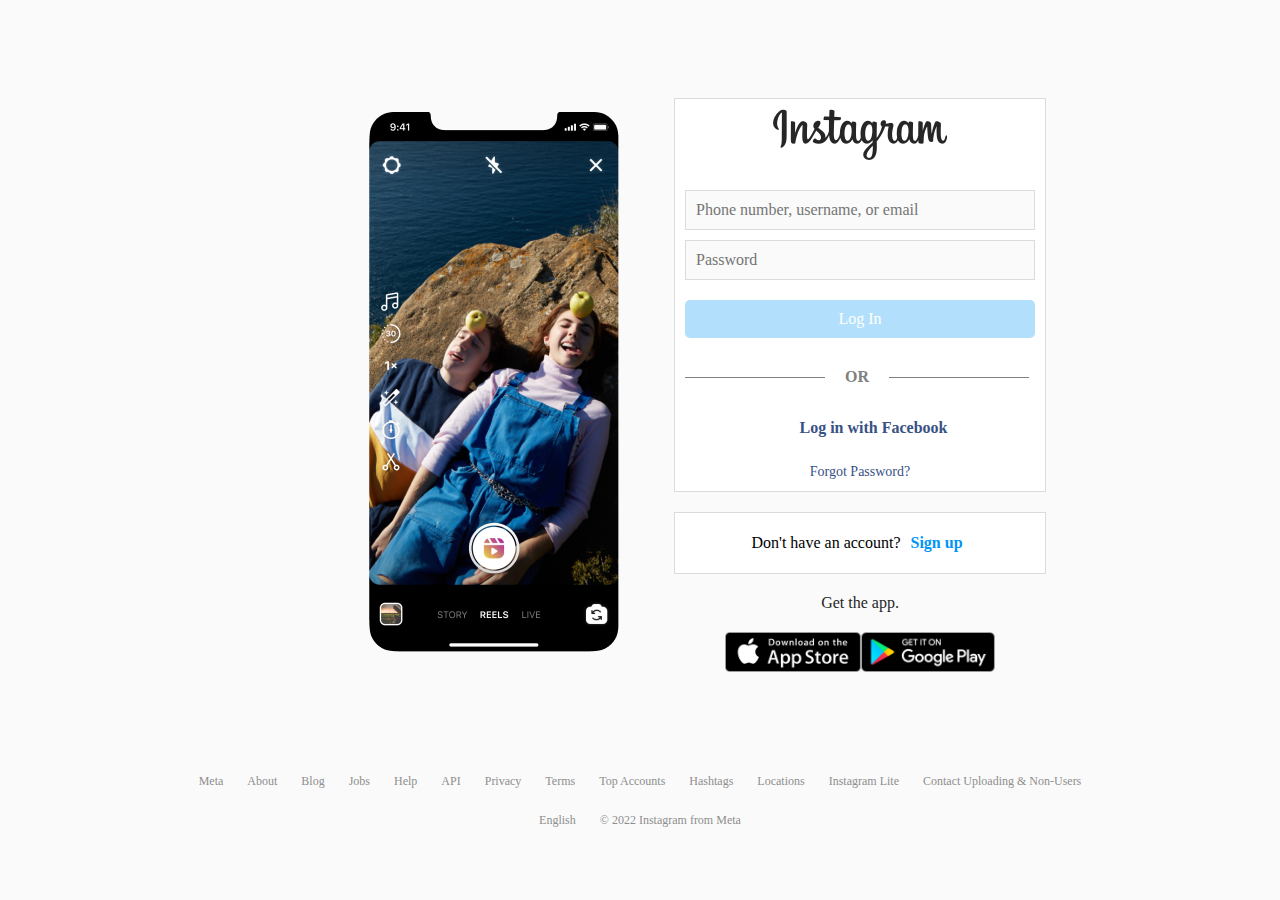
<file: instagram_login/index.html>
<html lang="en">
<head>
    <title>Instagram Login</title>
    <style>
        *{
            font: inherit;
            font-style: inherit;
            font-variant-ligatures: inherit;
            font-variant-caps: inherit;
            font-variant-numeric: inherit;
            font-variant-east-asian: inherit;
            font-weight: inherit;
            font-stretch: inherit;
            font-size: inherit;
            line-height: inherit;
            font-family: inherit;
        }
        body{
            background-color: #fafafa;
            
        }
        .page-container{
            display: flex;
            /*flex-direction: row;
            flex-wrap: nowrap;
            align-content: center;*/
            justify-content: center;
            align-items: center;   
            height: 100%;  
            margin-bottom: -130px;
        }
        .left{
            background-image: url(https://www.instagram.com/static/images/homepage/phones/home-phones.png/1dc085cdb87d.png);
            height: 700px;
            width: 430px;
            background-repeat: no-repeat;      
            margin-right: 10px;
            margin-top: -28px;
        }
        .left-photo{
            position: relative;
            top: 25px;
            left: 155px;
        }
        .right{
            display: flex;
            flex-wrap: nowrap;
            align-content: center;
            align-items: stretch;
            justify-content: center;
            flex-direction: column;
            width: 350px;
            background-color: white;
            padding: 10px;
            margin: 20px;
            border: 1px solid rgb(219,219,219);
        }
        .right-photo{
            display: flex;
            width: 175px;
            margin: auto; 
            margin-bottom: 20px;
        }
        input{
            all: unset;
            padding: 10px;
            border: 1px solid rgb(219,219,219);
            margin-top: 10px;
            background-color: #fafafa;
        }
        .login{
            padding: 10px;
            margin-top: 20px;
            border-radius: 5px;
            background-color: #B2DFFC;
            border: none;
            color: white;
        }
        .OR-container{
            display: flex;
            flex-direction: row;
            margin-top: 30px;
            align-items: center;
        }
        .left-or-line{
            height: 1px;
            width: 140px;
            background-color: gray;
            
        }
        .right-or-line{
            height: 1px;
            width: 140px;
            background-color: gray;
        }
        .or{
            font-weight: 600;
            color: gray;
            padding: 0px 20px 0px 20px;
        }
        .fb-container{
            text-align: center;
            color: #385185;
            background: none;
            border: none;
            margin-top: 30px;
            font-weight: 600;
        }
        .fb-logo{
            background-image: url(https://www.instagram.com/static/bundles/es6/sprite_core_32f0a4f27407.png/32f0a4f27407.png);
            background-repeat: no-repeat;
            display: inline-block;
            margin-right: 7px;
            position: relative;
            top: 1px;
            background-position: -413px -259px;
            height: 16px;
            width: 16px;
            transform: scale(1.3);
        }
        .forgot-pass{
            text-align: center;
            color: #385185;
            background: none;
            border: none;
            margin-top: 25px;
            font-size: 14px;
        }
        .sign-up-container{
            /*flex-wrap: nowrap;
            align-content: center;
            align-items: stretch;
            justify-content: center;*/
            width: 350px;
            background-color: white;
            padding: 10px;
            padding-top: 20px;
            padding-bottom: 20px;
            margin: 20px;
            text-align: center;
            border: 1px solid rgb(219,219,219);
        }
        .sign-up{
            color: #0095f6;;
            background: none;
            border: none;
            font-weight: 600;
        }
        .get-app{
            text-align: center;
            color: #262626;
        }
        .store-container{
            display: flex;
            height: 40px;
            justify-content: center;
            margin-top: 20px;
            margin-bottom: 150px;
        }
        .footer{
            display: flex;
            flex-direction: row;
            flex-wrap: wrap;
            text-align: center;
            justify-content: center;
            max-width: 950px;
            margin: auto;
        }
        .footer span{
            color: #8e8e8e;
            padding: 12px;
            font-size: 12px;
        }
    </style>

</head>
<body>
    <div class="page-container">
        <div class="left">
            <img class="left-photo" src="left photo.png">
        </div>
        <div class="right-container">
            <div class="right">
                <img class="right-photo" src="instagram.png">
                <input type="text" placeholder="Phone number, username, or email">
                <input type="password" placeholder="Password">
                
                <button class="login">Log In</button>
                <div class="OR-container">
                    <div class="left-or-line"></div>
                    <div class="or">OR</div>
                    <div class="right-or-line"></div>
                </div>
                
                <button class="fb-container">
                    <span class="fb-logo"></span>
                    <span>Log in with Facebook</span>
                </button>
                
                <button class="forgot-pass">
                    Forgot Password?
                </button>
                
                

            </div>
            <div class="sign-up-container">
                <span>Don't have an account?</span>
                <button class="sign-up">
                    <span>Sign up</span>
                </button>
                
            </div>

            <div class="get-app">
                Get the app.
            </div>

            <div class="store-container">
                <img src="app store.png">
                <img src="google play.png">
            </div>
        </div>          
        
    </div>
    <div style="height: 10%;">
        <div class="footer">
            <span>Meta</span>
            <span>About</span>
            <span>Blog</span>
            <span>Jobs</span>
            <span>Help</span>
            <span>API</span>
            <span>Privacy</span>
            <span>Terms</span>
            <span>Top Accounts</span>
            <span>Hashtags</span>
            <span>Locations</span>
            <span>Instagram Lite</span>
            <span>Contact Uploading & Non-Users</span>
            <span>English</span>
            <span>© 2022 Instagram from Meta</span>
        </div>
    </div>
    
     

</body>
</html>
</file>
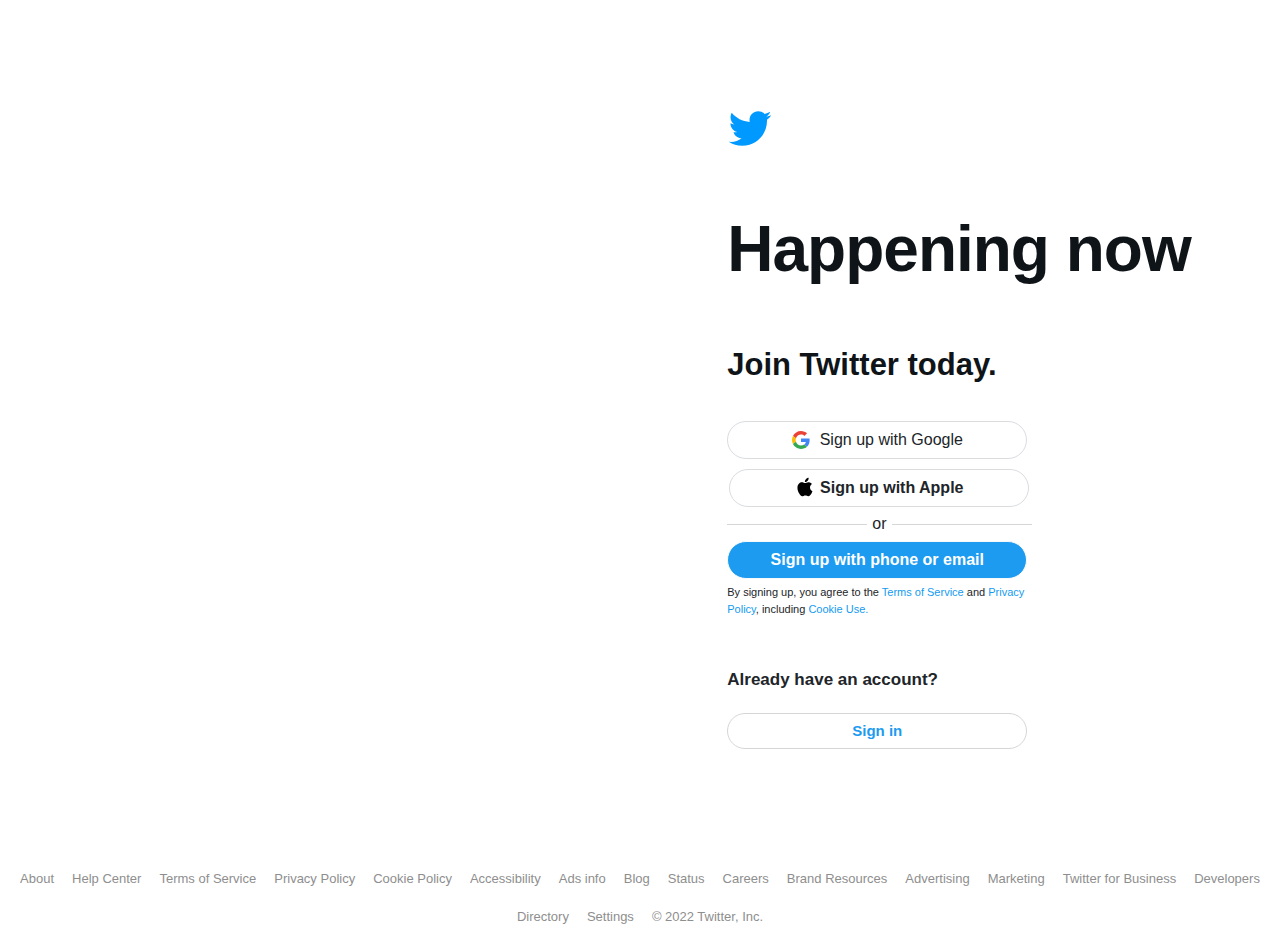
<file: twitter_login/index.html>
<html lang="en">
<head>
    <title>Tiwtter Login</title>
   
    <link rel="stylesheet" href="https://cdn.jsdelivr.net/npm/bootstrap@4.3.1/dist/css/bootstrap.min.css" 
    integrity="sha384-ggOyR0iXCbMQv3Xipma34MD+dH/1fQ784/j6cY/iJTQUOhcWr7x9JvoRxT2MZw1T" crossorigin="anonymous">
    
    <style>
        .page-container{
            height: 100vh;
            display: flex;
            margin-bottom: -40px;
        }
        .left-container{
            background-image: url(https://abs.twimg.com/sticky/illustrations/lohp_en_1302x955.png);
            width: 59.2%;
            max-width: 59.2%;
            height: 95%;
            background-position: center;
            background-size: cover;
            display: flex;
            justify-content: center;
        }
        .right-container{
            width: 50%;
            max-width: 50%;
            height: 95%;
            display: flex;
            align-items: center;
            padding-left: 35px;
        }
        .left-container svg{
            width: 380px;
            margin-top: 1px;
        }
        .right-svg svg{
            width: 45px;
        }
        h1{
            font-size: 64px;
            font-weight: 700;
            color: #0f1419;
            font-family: Verdana, -apple-system, BlinkMacSystemFont, "Segoe UI", Roboto, Helvetica, Arial, sans-serif;
            letter-spacing: -1px;
            padding-top: 60px;
            padding-bottom: 80px;
        }
        h2{
            font-size: 31px;
            font-weight: 700;
            color: #0f1419;
            padding-bottom: 30px;
            margin-top: -30px;
        }
        .sign-up{
            display: flex;
            flex-direction: column;
            
        }
        .google{
            display: flex;
            padding-bottom: 10px;
        }
        .google button{
            width: 300px;
            border-radius: 20px;
            border: 1px solid #dadce0;
            background-color: white;
        }
        .apple{
            display: flex;
        }
        .apple button{
            width: 300px;
            border-radius: 20px;
            border: 1px solid #dadce0;
            background-color: white;
            text-align: center;
            font-weight: 700;
            margin-left: 2px;
        }
        .google button svg{
            width: 18px;
            margin-right: 10px;
            margin-bottom: 2px;
        }
        .apple button svg{
            width: 20px;
            margin-right: 5px;
            margin-bottom: 3px;
        }
        .or-container{
            display: flex;
            flex-direction: row;
            align-items: center;
            padding-top: 5px;
            padding-bottom: 5px;
        }
        .left-or{
            height: 1px;
            width: 140px;
            background-color: rgb(214, 214, 214);
        }
        .right-or{
            height: 1px;
            width: 140px;
            background-color: rgb(214, 214, 214);
        }
        .or{
            padding: 0px 5px 0px 5px;
        }
        .phone-email button{
            text-align: center;
            width: 300px;
            border-radius: 20px;
            font-weight: 700;
            background-color: #1D9BF0;
            color: white;
        }
        .notice{
            font-size: 11px;
            max-width: 300px; 
            padding-top: 5px;
            padding-bottom: 50px;
        }
        a{
            color: rgb(19,155,240);
        }
        .already{
            font-weight: 700;
            font-size: 17px;
            padding-bottom: 20px;
        }
        .sign-in button{
            text-align: center;
            width: 300px;
            border-radius: 20px;
            font-weight: 700;
            font-size: 15px;
            border: 1px solid rgb(214, 214, 214);
            background-color: white;
            color: #1D9BF0;
        }
        .footer{
            display: flex;
            flex-direction: row;
            justify-content: center;
            flex-wrap: wrap;
            margin: auto;
        }
        .footer span{
            color: #8e8e8e;
            padding: 9px;
            font-size: 13px;
        }
    </style>
</head>
<body>
    <div class="page-container">
        <div class="left-container">
            <svg viewBox="0 0 24 24" aria-hidden="true" class="r-jwli3a r-4qtqp9 r-yyyyoo r-rxcuwo r-1777fci r-m327ed r-dnmrzs r-494qqr r-bnwqim r-1plcrui r-lrvibr"><g><path fill="#ffffff"d="M23.643 4.937c-.835.37-1.732.62-2.675.733.962-.576 1.7-1.49 2.048-2.578-.9.534-1.897.922-2.958 1.13-.85-.904-2.06-1.47-3.4-1.47-2.572 0-4.658 2.086-4.658 4.66 0 .364.042.718.12 1.06-3.873-.195-7.304-2.05-9.602-4.868-.4.69-.63 1.49-.63 2.342 0 1.616.823 3.043 2.072 3.878-.764-.025-1.482-.234-2.11-.583v.06c0 2.257 1.605 4.14 3.737 4.568-.392.106-.803.162-1.227.162-.3 0-.593-.028-.877-.082.593 1.85 2.313 3.198 4.352 3.234-1.595 1.25-3.604 1.995-5.786 1.995-.376 0-.747-.022-1.112-.065 2.062 1.323 4.51 2.093 7.14 2.093 8.57 0 13.255-7.098 13.255-13.254 0-.2-.005-.402-.014-.602.91-.658 1.7-1.477 2.323-2.41z"></path></g></svg>
        </div>

        <div class="right-container">
            <div class="right-svg">
                <svg viewBox="0 0 24 24" aria-hidden="true" class="r-jwli3a r-4qtqp9 r-yyyyoo r-rxcuwo r-1777fci r-m327ed r-dnmrzs r-494qqr r-bnwqim r-1plcrui r-lrvibr"><g><path fill="#0099ff"d="M23.643 4.937c-.835.37-1.732.62-2.675.733.962-.576 1.7-1.49 2.048-2.578-.9.534-1.897.922-2.958 1.13-.85-.904-2.06-1.47-3.4-1.47-2.572 0-4.658 2.086-4.658 4.66 0 .364.042.718.12 1.06-3.873-.195-7.304-2.05-9.602-4.868-.4.69-.63 1.49-.63 2.342 0 1.616.823 3.043 2.072 3.878-.764-.025-1.482-.234-2.11-.583v.06c0 2.257 1.605 4.14 3.737 4.568-.392.106-.803.162-1.227.162-.3 0-.593-.028-.877-.082.593 1.85 2.313 3.198 4.352 3.234-1.595 1.25-3.604 1.995-5.786 1.995-.376 0-.747-.022-1.112-.065 2.062 1.323 4.51 2.093 7.14 2.093 8.57 0 13.255-7.098 13.255-13.254 0-.2-.005-.402-.014-.602.91-.658 1.7-1.477 2.323-2.41z"></path></g></svg>
                <h1>Happening now</h1>
                <h2>Join Twitter today.</h2>
                <div class="sign-up">
                    <div class="google">
                        <span></span>
                        <button type="button" class="btn btn-light"><svg version="1.1" xmlns="http://www.w3.org/2000/svg" viewBox="0 0 48 48" class="LgbsSe-Bz112c"><g><path fill="#EA4335" d="M24 9.5c3.54 0 6.71 1.22 9.21 3.6l6.85-6.85C35.9 2.38 30.47 0 24 0 14.62 0 6.51 5.38 2.56 13.22l7.98 6.19C12.43 13.72 17.74 9.5 24 9.5z"></path><path fill="#4285F4" d="M46.98 24.55c0-1.57-.15-3.09-.38-4.55H24v9.02h12.94c-.58 2.96-2.26 5.48-4.78 7.18l7.73 6c4.51-4.18 7.09-10.36 7.09-17.65z"></path><path fill="#FBBC05" d="M10.53 28.59c-.48-1.45-.76-2.99-.76-4.59s.27-3.14.76-4.59l-7.98-6.19C.92 16.46 0 20.12 0 24c0 3.88.92 7.54 2.56 10.78l7.97-6.19z"></path><path fill="#34A853" d="M24 48c6.48 0 11.93-2.13 15.89-5.81l-7.73-6c-2.15 1.45-4.92 2.3-8.16 2.3-6.26 0-11.57-4.22-13.47-9.91l-7.98 6.19C6.51 42.62 14.62 48 24 48z"></path><path fill="none" d="M0 0h48v48H0z"></path></g></svg>Sign up with Google</button>
                    </div>
                    <div class="apple">
                        <span></span>
                        <button type="button" class="btn btn-light"><svg viewBox="0 0 24 24" aria-hidden="true" class="r-4qtqp9 r-yyyyoo r-z80fyv r-1d4mawv r-dnmrzs r-bnwqim r-1plcrui r-lrvibr r-19wmn03" style="color: rgb(15, 20, 25);"><g><path d="M16.365 1.43c0 1.14-.493 2.27-1.177 3.08-.744.9-1.99 1.57-2.987 1.57-.12 0-.23-.02-.3-.03-.01-.06-.04-.22-.04-.39 0-1.15.572-2.27 1.206-2.98.804-.94 2.142-1.64 3.248-1.68.03.13.05.28.05.43zm4.565 15.71c-.03.07-.463 1.58-1.518 3.12-.945 1.34-1.94 2.71-3.43 2.71-1.517 0-1.9-.88-3.63-.88-1.698 0-2.302.91-3.67.91-1.377 0-2.332-1.26-3.428-2.8-1.287-1.82-2.323-4.63-2.323-7.28 0-4.28 2.797-6.55 5.552-6.55 1.448 0 2.675.95 3.6.95.865 0 2.222-1.01 3.902-1.01.613 0 2.886.06 4.374 2.19-.13.09-2.383 1.37-2.383 4.19 0 3.26 2.854 4.42 2.955 4.45z"></path></g></svg>Sign up with Apple</button>
                    </div>
                </div>
                <div class="or-container">
                    <div class="left-or"></div>
                    <div class="or">or</div>
                    <div class="right-or"></div>
                </div>
                <div class="phone-email">
                    <button type="button" class="btn btn-light">Sign up with phone or email</button>
                </div>
                <div class="notice">
                    By signing up, you agree to the <a href="#">Terms of Service</a> and <a href="#">Privacy Policy</a>, including <a href="#">Cookie Use.</a>
                </div>

                <div class="already">
                    Already have an account?
                </div>

                <div class="sign-in">
                    <button type="button" class="btn btn-light">Sign in</button>
                </div>

            </div>
            
        </div>
    </div>
    <div class="footer">
        <span>About</span>
        <span>Help Center</span>
        <span>Terms of Service</span>
        <span>Privacy Policy</span>
        <span>Cookie Policy</span>
        <span>Accessibility</span>
        <span>Ads info</span>
        <span>Blog</span>
        <span>Status</span>
        <span>Careers</span>
        <span>Brand Resources</span>
        <span>Advertising</span>
        <span>Marketing</span>
        <span>Twitter for Business</span>
        <span>Developers</span>
        <span>Directory</span>
        <span>Settings</span>
        <span>© 2022 Twitter, Inc.</span>
    </div>
    <script src="https://code.jquery.com/jquery-3.3.1.slim.min.js" integrity="sha384-q8i/X+965DzO0rT7abK41JStQIAqVgRVzpbzo5smXKp4YfRvH+8abtTE1Pi6jizo" crossorigin="anonymous"></script>
    <script src="https://cdn.jsdelivr.net/npm/popper.js@1.14.7/dist/umd/popper.min.js" integrity="sha384-UO2eT0CpHqdSJQ6hJty5KVphtPhzWj9WO1clHTMGa3JDZwrnQq4sF86dIHNDz0W1" crossorigin="anonymous"></script>
    <script src="https://cdn.jsdelivr.net/npm/bootstrap@4.3.1/dist/js/bootstrap.min.js" integrity="sha384-JjSmVgyd0p3pXB1rRibZUAYoIIy6OrQ6VrjIEaFf/nJGzIxFDsf4x0xIM+B07jRM" crossorigin="anonymous"></script>

</body>
</html>
</file>
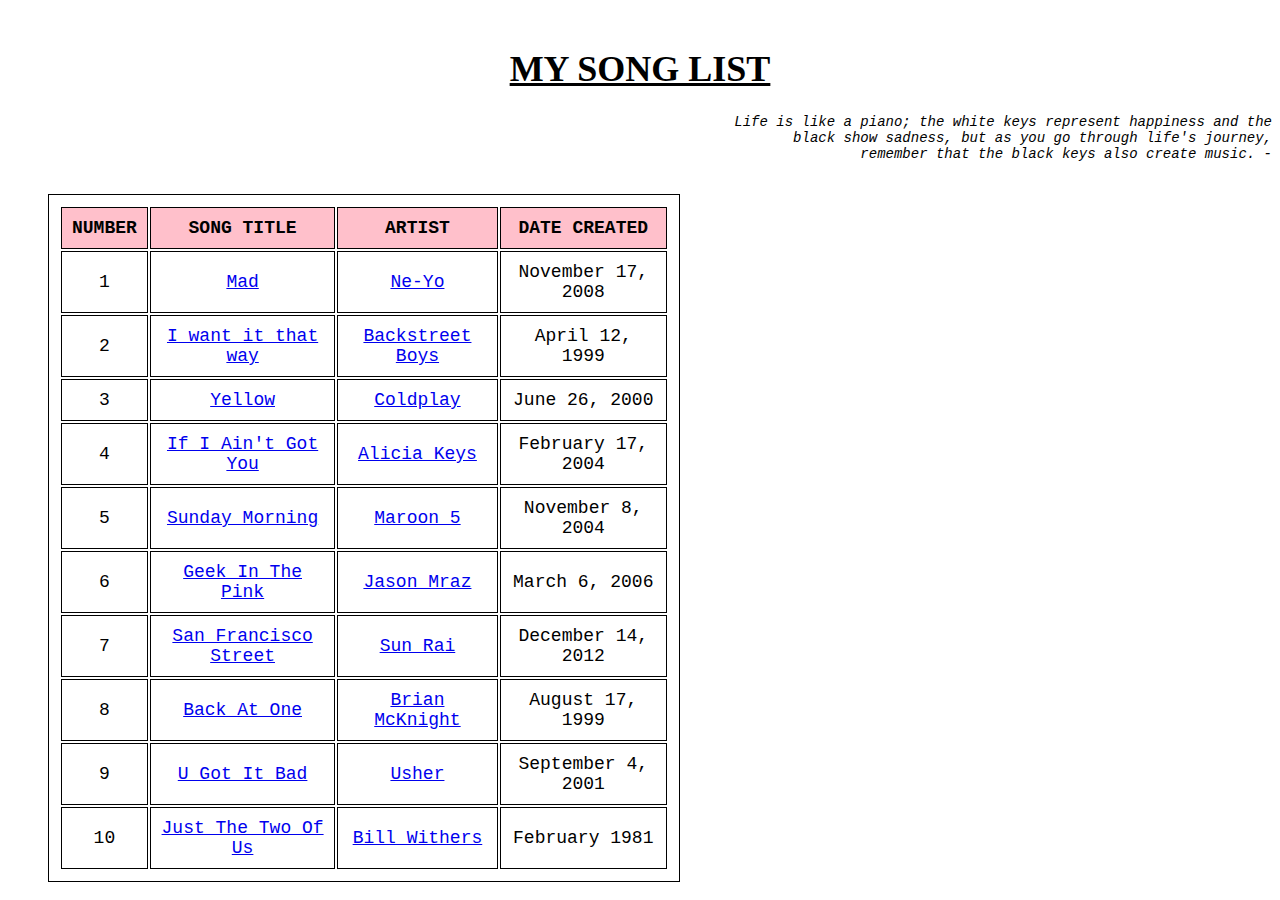
<file: Song_List/song_list.html>
<html>
<style>
	body {
		background-image: url('https://wallpaperaccess.com/full/3995844.jpg'); 
		max-width: 100%;
		background-repeat: no-repeat;

	}
	h1 {font-family: times; font-weight: bold; font-size: 36; padding-top: 40px;}
	table, th, td {margin-left: 40px; padding: 10px; border: 1px solid black; font-family: courier; font-size: 18;}
	th {background-color: pink;}
	p {font-family: courier; font-size: 14;}
	
</style>
<head>
	<title>mysonglist</title>
</head>

<body>
	
	<h1><center><u>MY SONG LIST</u></center></h1>
	<p align="right"><i>Life is like a piano; the white keys represent happiness and the<br> black show sadness, but as you go through life's journey, <br>remember that the black keys also create music. -</i></p>
	<table style='width:50%'>
		<tr>
			<th>NUMBER</th>
			<th>SONG TITLE</th>
			<th>ARTIST</th>
			<th>DATE CREATED</th>
		</tr>
		<tr>
			<td align='center'>1</td>
			<td align='center'><a href='https://www.youtube.com/watch?v=sAYuOc7_TKg' target='_blank'>Mad</a></td>
			<td align='center'><a href='https://en.wikipedia.org/wiki/Ne-Yo' target='_blank'>Ne-Yo</a></td>
			<td align='center'>November 17, 2008</td>
		</tr>
		<tr>
			<td align='center'>2</td>
			<td align='center'><a href='https://www.youtube.com/watch?v=4fndeDfaWCg' target='_blank'>I want it that way</a></td>
			<td align='center'><a href='https://en.wikipedia.org/wiki/Backstreet_Boys' target='_blank'>Backstreet Boys</a></td>
			<td align='center'>April 12, 1999</td>
		</tr>
		<tr>
			<td align='center'>3</td>
			<td align='center'><a href='https://www.youtube.com/watch?v=yKNxeF4KMsY&list=PLsvoYlzBrLFAJd4hNQSHw1lYjDKeQB_iU' target='_blank'>Yellow</a></td>
			<td align='center'><a href='https://en.wikipedia.org/wiki/Coldplay' target='_blank'>Coldplay</a></td>
			<td align='center'>June 26, 2000</td>
		</tr>
		<tr>
			<td align='center'>4</td>
			<td align='center'><a href='https://www.youtube.com/watch?v=Ju8Hr50Ckwk' target='_blank'>If I Ain't Got You</a></td>
			<td align='center'><a href='https://en.wikipedia.org/wiki/Alicia_Keys' target='_blank'>Alicia Keys</a></td>
			<td align='center'>February 17, 2004</td>
		</tr>
		<tr>
			<td align='center'>5</td>
			<td align='center'><a href='https://www.youtube.com/watch?v=S2Cti12XBw4' target='_blank'>Sunday Morning</a></td>
			<td align='center'><a href='https://en.wikipedia.org/wiki/Maroon_5' target='_blank'>Maroon 5</a></td>
			<td align='center'>November 8, 2004</td>
		</tr>
		<tr>
			<td align='center'>6</td>
			<td align='center'><a href='https://www.youtube.com/watch?v=SdryssUmlpE' target='_blank'>Geek In The Pink</a></td>
			<td align='center'><a href='https://en.wikipedia.org/wiki/Jason_Mraz' target='_blank'>Jason Mraz</a></td>
			<td align='center'>March 6, 2006</td>
		</tr>
		<tr>
			<td align='center'>7</td>
			<td align='center'><a href='https://www.youtube.com/watch?v=9zEl-FQLI4A' target='_blank'>San Francisco Street</a></td>
			<td align='center'><a href='https://en.wikipedia.org/wiki/Rai_Thistlethwayte' target='_blank'>Sun Rai</a></td>
			<td align='center'>December 14, 2012</td>
		</tr>
		<tr>
			<td align='center'>8</td>
			<td align='center'><a href='https://www.youtube.com/watch?v=rXPfovXw2tw' target='_blank'>Back At One</a></td>
			<td align='center'><a href='https://en.wikipedia.org/wiki/Brian_McKnight' target='_blank'>Brian McKnight</a></td>
			<td align='center'>August 17, 1999</td>
		</tr>
		<tr>
			<td align='center'>9</td>
			<td align='center'><a href='https://www.youtube.com/watch?v=o3IWTfcks4k' target='_blank'>U Got It Bad</a></td>
			<td align='center'><a href='https://en.wikipedia.org/wiki/Usher_(musician)' target='_blank'>Usher</a></td>
			<td align='center'>September 4, 2001</td>
		</tr>
		<tr>
			<td align='center'>10</td>
			<td align='center'><a href='https://www.youtube.com/watch?v=Uw5OLnN7UvM' target='_blank'>Just The Two Of Us</a></td>
			<td align='center'><a href='https://en.wikipedia.org/wiki/Bill_Withers' target='_blank'>Bill Withers</a></td>
			<td align='center'>February 1981</td>
		</tr><br>
	</table>

</body>
</html>
</file>
